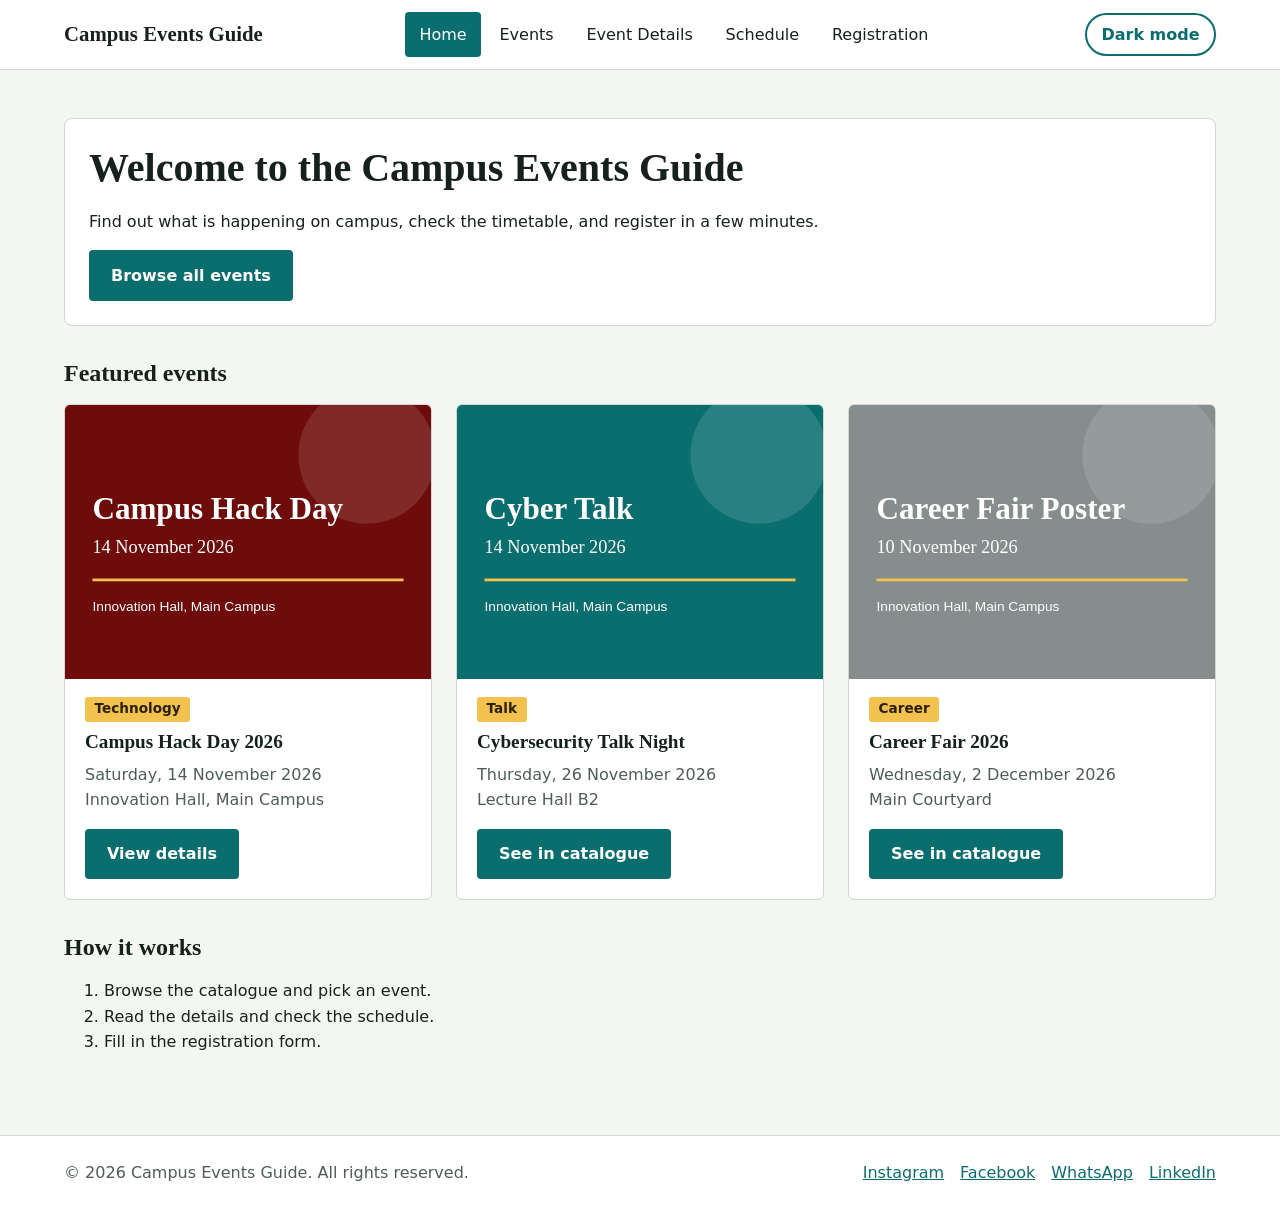
<file: index.html>
<!DOCTYPE html>
<html lang="en">
<head>
    <meta charset="UTF-8">
    <meta name="viewport" content="width=device-width, initial-scale=1.0">
    <title>Home | Campus Events Guide</title>
    <link rel="stylesheet" href="style.css">
</head>
<body>
    <input type="checkbox" id="theme-toggle" class="theme-toggle">
    <header>
        <p class="site-name"><a href="index.html">Campus Events Guide</a></p>
        <nav aria-label="Main">
            <ul>
                <li><a aria-current="page" href="index.html">Home</a></li>
                <li><a href="events.html">Events</a></li>
                <li><a href="event-details.html">Event Details</a></li>
                <li><a href="schedule.html">Schedule</a></li>
                <li><a href="registration.html">Registration</a></li>
            </ul>
        </nav>
        <label for="theme-toggle" class="theme-label">Dark mode</label>
    </header>
        <main>
        <section class="hero">
            <h1>Welcome to the Campus Events Guide</h1>
            <p>Find out what is happening on campus, check the timetable, and register in a few minutes.</p>
            <a class="btn" href="events.html">Browse all events</a>
        </section>

        <section aria-labelledby="featured-heading">
            <h2 id="featured-heading">Featured events</h2>
            <div class="card-grid">
                <article class="card">
                    <img src="assets/images/hack-day-poster.svg" alt="Poster for Campus Hack Day 2026 showing the date and venue on a teal background">
                    <div class="card-body">
                        <p class="tag">Technology</p>
                        <h3><a href="event-details.html">Campus Hack Day 2026</a></h3>
                        <ul class="event-meta">
                            <li><time datetime="2026-11-14">Saturday, 14 November 2026</time></li>
                            <li>Innovation Hall, Main Campus</li>
                        </ul>
                        <a class="btn" href="event-details.html">View details</a>
                    </div>
                </article>

                <article class="card">
                    <img src="assets/images/cyber-talk-poster.svg" alt="Poster for Cybersecurity Talk Night on a teal background">
                    <div class="card-body">
                        <p class="tag">Talk</p>
                        <h3><a href="events.html#cyber-talk">Cybersecurity Talk Night</a></h3>
                        <ul class="event-meta">
                            <li><time datetime="2026-11-26">Thursday, 26 November 2026</time></li>
                            <li>Lecture Hall B2</li>
                        </ul>
                        <a class="btn" href="events.html#cyber-talk">See in catalogue</a>
                    </div>
                </article>

                <article class="card">
                    <img src="assets/images/career-fair-poster.svg" alt="Poster for Career Fair 2026 on a teal background">
                    <div class="card-body">
                        <p class="tag">Career</p>
                        <h3><a href="events.html#career-fair">Career Fair 2026</a></h3>
                        <ul class="event-meta">
                            <li><time datetime="2026-12-02">Wednesday, 2 December 2026</time></li>
                            <li>Main Courtyard</li>
                        </ul>
                        <a class="btn" href="events.html#career-fair">See in catalogue</a>
                    </div>
                </article>
            </div>
        </section>

        <section aria-labelledby="how-heading">
            <h2 id="how-heading">How it works</h2>
            <ol>
                <li>Browse the catalogue and pick an event.</li>
                <li>Read the details and check the schedule.</li>
                <li>Fill in the registration form.</li>
            </ol>
        </section>
    </main>

    <footer>
        <p>&copy; 2026 Campus Events Guide. All rights reserved.</p>
        <ul>
            <li><a target="_blank" rel="noopener noreferrer" href="https://www.instagram.com">Instagram</a></li>
            <li><a target="_blank" rel="noopener noreferrer" href="https://www.facebook.com">Facebook</a></li>
            <li><a target="_blank" rel="noopener noreferrer" href="https://www.whatsapp.com">WhatsApp</a></li>
            <li><a target="_blank" rel="noopener noreferrer" href="https://www.linkedin.com">LinkedIn</a></li>
        </ul>
    </footer>
</body>
</html>
</file>
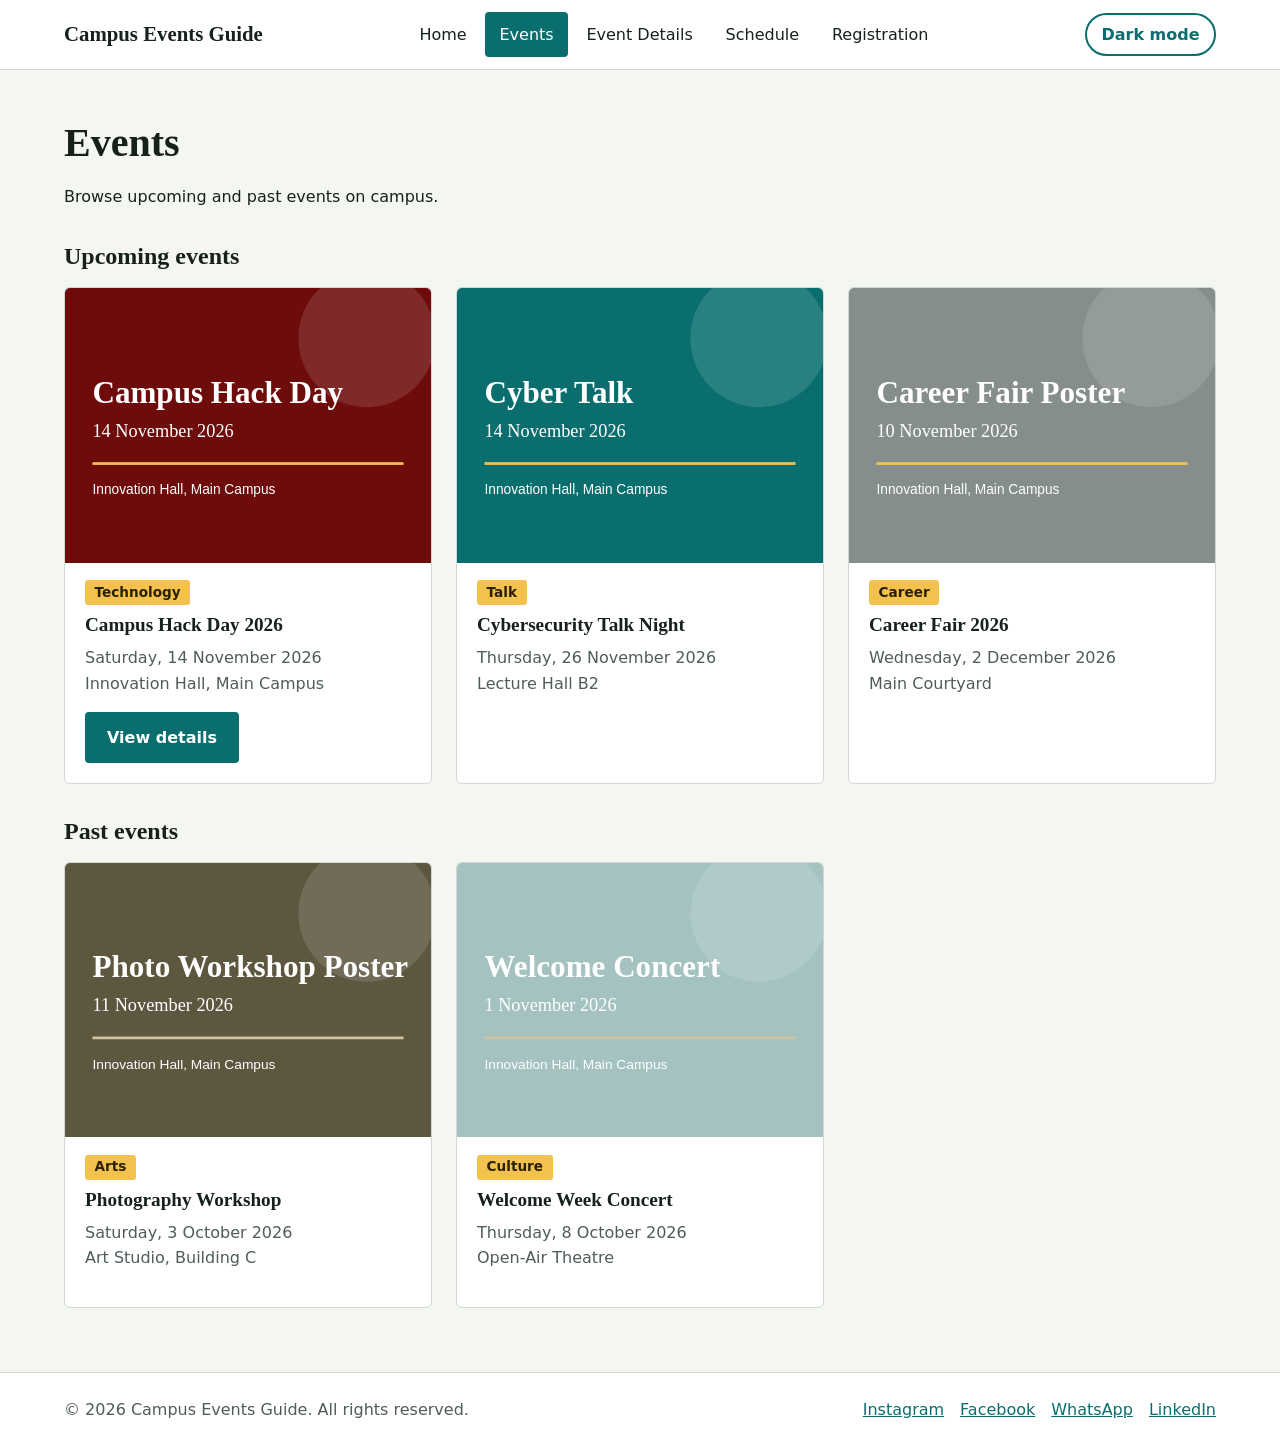
<file: events.html>
<!DOCTYPE html>
<html lang="en">
<head>
    <meta charset="UTF-8">
    <meta name="viewport" content="width=device-width, initial-scale=1.0">
    <title>Events | Campus Events Guide</title>
    <link rel="stylesheet" href="style.css">
</head>
<body>
    <input type="checkbox" id="theme-toggle" class="theme-toggle">
    <header>
        <p class="site-name"><a href="index.html">Campus Events Guide</a></p>
        <nav aria-label="Main">
            <ul>
                <li><a href="index.html">Home</a></li>
                <li><a aria-current="page" href="events.html">Events</a></li>
                <li><a href="event-details.html">Event Details</a></li>
                <li><a href="schedule.html">Schedule</a></li>
                <li><a href="registration.html">Registration</a></li>
            </ul>
        </nav>
        <label for="theme-toggle" class="theme-label">Dark mode</label>
    </header>
    <main>
        <h1>Events</h1>
        <p>Browse upcoming and past events on campus.</p>

        <section aria-labelledby="upcoming-heading">
            <h2 id="upcoming-heading">Upcoming events</h2>
            <div class="card-grid">
                <article class="card" id="hack-day">
                    <img src="assets/images/hack-day-poster.svg" alt="Poster for Campus Hack Day 2026 showing the date and venue on a teal background">
                    <div class="card-body">
                        <p class="tag">Technology</p>
                        <h3><a href="event-details.html">Campus Hack Day 2026</a></h3>
                        <ul class="event-meta">
                            <li><time datetime="2026-11-14">Saturday, 14 November 2026</time></li>
                            <li>Innovation Hall, Main Campus</li>
                        </ul>
                        <a class="btn" href="event-details.html">View details</a>
                    </div>
                </article>

                <article class="card" id="cyber-talk">
                    <img src="assets/images/cyber-talk-poster.svg" alt="Poster for Cybersecurity Talk Night on a teal background">
                    <div class="card-body">
                        <p class="tag">Talk</p>
                        <h3>Cybersecurity Talk Night</h3>
                        <ul class="event-meta">
                            <li><time datetime="2026-11-26">Thursday, 26 November 2026</time></li>
                            <li>Lecture Hall B2</li>
                        </ul>
                    </div>
                </article>

                <article class="card" id="career-fair">
                    <img src="assets/images/career-fair-poster.svg" alt="Poster for Career Fair 2026 on a teal background">
                    <div class="card-body">
                        <p class="tag">Career</p>
                        <h3>Career Fair 2026</h3>
                        <ul class="event-meta">
                            <li><time datetime="2026-12-02">Wednesday, 2 December 2026</time></li>
                            <li>Main Courtyard</li>
                        </ul>
                    </div>
                </article>
            </div>
        </section>

        <section aria-labelledby="past-heading">
            <h2 id="past-heading">Past events</h2>
            <div class="card-grid">
                <article class="card past" id="photo-workshop">
                    <img src="assets/images/photo-workshop-poster.svg" alt="Poster for the Photography Workshop on a dark green background">
                    <div class="card-body">
                        <p class="tag">Arts</p>
                        <h3>Photography Workshop</h3>
                        <ul class="event-meta">
                            <li><time datetime="2026-10-03">Saturday, 3 October 2026</time></li>
                            <li>Art Studio, Building C</li>
                        </ul>
                    </div>
                </article>

                <article class="card past" id="welcome-concert">
                    <img src="assets/images/welcome-concert-poster.svg" alt="Poster for the Welcome Week Concert on a dark green background">
                    <div class="card-body">
                        <p class="tag">Culture</p>
                        <h3>Welcome Week Concert</h3>
                        <ul class="event-meta">
                            <li><time datetime="2026-10-08">Thursday, 8 October 2026</time></li>
                            <li>Open-Air Theatre</li>
                        </ul>
                    </div>
                </article>
            </div>
        </section>
    </main>

    <footer>
        <p>&copy; 2026 Campus Events Guide. All rights reserved.</p>
        <ul>
            <li><a target="_blank" rel="noopener noreferrer" href="https://www.instagram.com">Instagram</a></li>
            <li><a target="_blank" rel="noopener noreferrer" href="https://www.facebook.com">Facebook</a></li>
            <li><a target="_blank" rel="noopener noreferrer" href="https://www.whatsapp.com">WhatsApp</a></li>
            <li><a target="_blank" rel="noopener noreferrer" href="https://www.linkedin.com">LinkedIn</a></li>
        </ul>
    </footer>
</body>
</html>
</file>
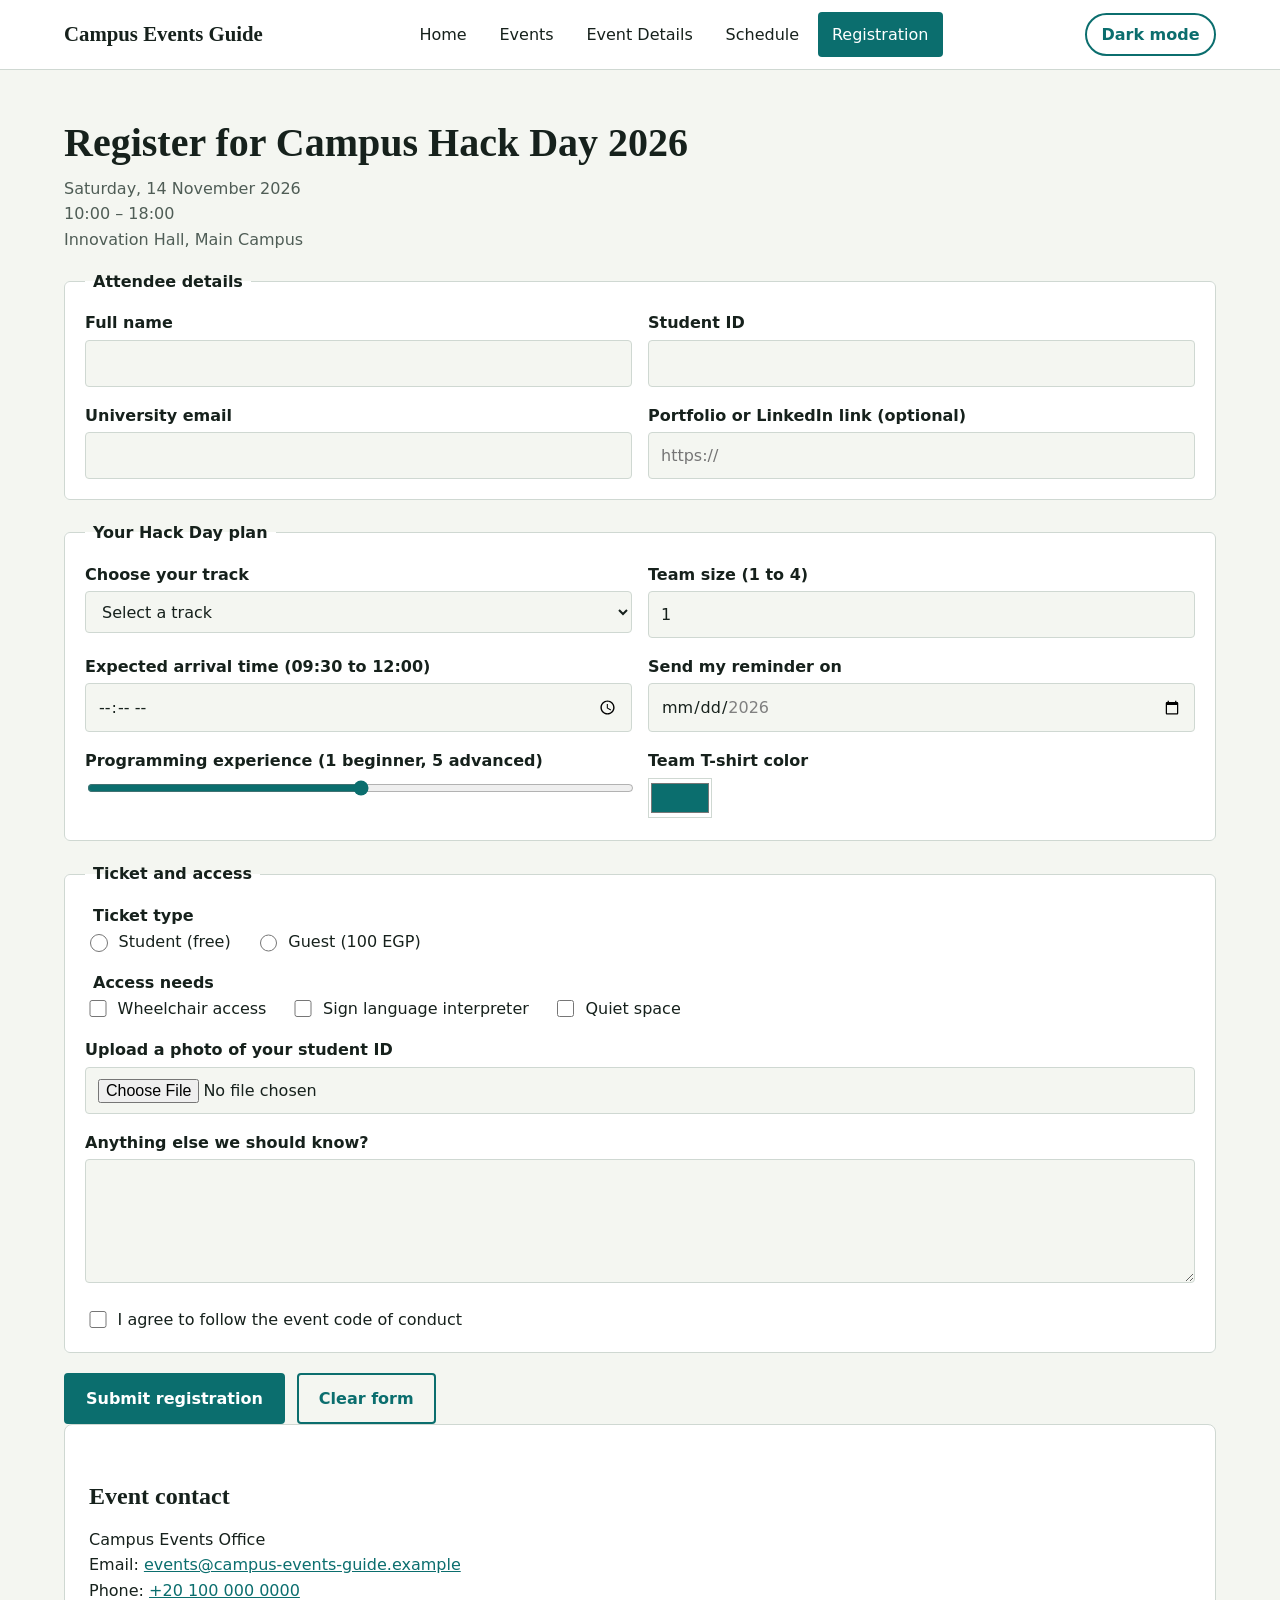
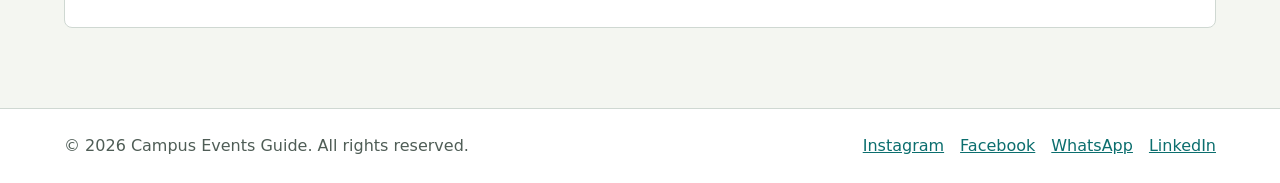
<file: registration.html>
<!DOCTYPE html>
<html lang="en">
<head>
    <meta charset="UTF-8">
    <meta name="viewport" content="width=device-width, initial-scale=1.0">
    <title>Registration | Campus Events Guide</title>
    <link rel="stylesheet" href="style.css">
</head>
<body>
    <input type="checkbox" id="theme-toggle" class="theme-toggle">
    <header>
        <p class="site-name"><a href="index.html">Campus Events Guide</a></p>
        <nav aria-label="Main">
            <ul>
                <li><a href="index.html">Home</a></li>
                <li><a href="events.html">Events</a></li>
                <li><a href="event-details.html">Event Details</a></li>
                <li><a href="schedule.html">Schedule</a></li>
                <li><a aria-current="page" href="registration.html">Registration</a></li>
            </ul>
        </nav>
        <label for="theme-toggle" class="theme-label">Dark mode</label>
    </header>
    <main>
        <h1>Register for Campus Hack Day 2026</h1>
        <ul class="event-meta">
            <li><time datetime="2026-11-14">Saturday, 14 November 2026</time></li>
            <li>10:00 – 18:00</li>
            <li>Innovation Hall, Main Campus</li>
        </ul>

        <form action="#" method="get">
            <fieldset>
                <legend>Attendee details</legend>
                <div>
                    <label for="full-name">Full name</label>
                    <input type="text" id="full-name" name="full_name" required minlength="3" maxlength="60" pattern="[A-Za-z\u0621-\u064A ]{3,60}" title="3 to 60 letters (English or Arabic) and spaces" autocomplete="name">
                </div>
                <div>
                    <label for="student-id">Student ID</label>
                    <input type="text" id="student-id" name="student_id" required maxlength="10" pattern="[0-9]{6,10}" inputmode="numeric" title="6 to 10 digits">
                </div>
                <div>
                    <label for="email">University email</label>
                    <input type="email" id="email" name="email" required maxlength="100" autocomplete="email">
                </div>
                <div>
                    <label for="portfolio">Portfolio or LinkedIn link (optional)</label>
                    <input type="url" id="portfolio" name="portfolio" placeholder="https://" maxlength="200">
                </div>
            </fieldset>

            <fieldset>
                <legend>Your Hack Day plan</legend>
                <div>
                    <label for="track">Choose your track</label>
                    <select id="track" name="track" required>
                        <option value="" disabled selected>Select a track</option>
                        <option value="ai">AI and data</option>
                        <option value="web">Web and mobile apps</option>
                        <option value="security">Cybersecurity challenges</option>
                        <option value="open">Open track</option>
                    </select>
                </div>
                <div>
                    <label for="team-size">Team size (1 to 4)</label>
                    <input type="number" id="team-size" name="team_size" min="1" max="4" value="1" required>
                </div>
                <div>
                    <label for="arrival-time">Expected arrival time (09:30 to 12:00)</label>
                    <input type="time" id="arrival-time" name="arrival_time" min="09:30" max="12:00" required>
                </div>
                <div>
                    <label for="reminder-date">Send my reminder on</label>
                    <input type="date" id="reminder-date" name="reminder_date" min="2026-10-21" max="2026-11-13">
                </div>
                <div>
                    <label for="experience">Programming experience (1 beginner, 5 advanced)</label>
                    <input type="range" id="experience" name="experience" min="1" max="5" value="3">
                </div>
                <div>
                    <label for="shirt-color">Team T-shirt color</label>
                    <input type="color" id="shirt-color" name="shirt_color" value="#0b6e6e">
                </div>
            </fieldset>

            <fieldset>
                <legend>Ticket and access</legend>
                <fieldset class="choice-group full">
                    <legend>Ticket type</legend>
                    <label class="choice"><input type="radio" name="ticket" value="student" required> Student (free)</label>
                    <label class="choice"><input type="radio" name="ticket" value="guest"> Guest (100 EGP)</label>
                </fieldset>
                <fieldset class="choice-group full">
                    <legend>Access needs</legend>
                    <label class="choice"><input type="checkbox" name="access" value="wheelchair"> Wheelchair access</label>
                    <label class="choice"><input type="checkbox" name="access" value="sign-language"> Sign language interpreter</label>
                    <label class="choice"><input type="checkbox" name="access" value="quiet-space"> Quiet space</label>
                </fieldset>
                <div class="full">
                    <label for="id-photo">Upload a photo of your student ID</label>
                    <input type="file" id="id-photo" name="id_photo" accept="image/*,.pdf" required>
                </div>
                <div class="full">
                    <label for="notes">Anything else we should know?</label>
                    <textarea id="notes" name="notes" rows="4" maxlength="300"></textarea>
                </div>
                <label class="choice full">
                    <input type="checkbox" name="conduct" required> I agree to follow the event code of conduct
                </label>
            </fieldset>

            <div class="form-actions">
                <button type="submit" class="btn">Submit registration</button>
                <button type="reset" class="btn btn-secondary">Clear form</button>
            </div>
        </form>

        <section class="panel" aria-labelledby="contact-heading">
            <h2 id="contact-heading">Event contact</h2>
            <address>
                Campus Events Office<br>
                Email: <a href="mailto:events@campus-events-guide.example">events@campus-events-guide.example</a><br>
                Phone: <a href="tel:+201000000000">+20 100 000 0000</a>
            </address>
        </section>
    </main>
    <footer>
        <p>&copy; 2026 Campus Events Guide. All rights reserved.</p>
        <ul>
            <li><a target="_blank" rel="noopener noreferrer" href="https://www.instagram.com">Instagram</a></li>
            <li><a target="_blank" rel="noopener noreferrer" href="https://www.facebook.com">Facebook</a></li>
            <li><a target="_blank" rel="noopener noreferrer" href="https://www.whatsapp.com">WhatsApp</a></li>
            <li><a target="_blank" rel="noopener noreferrer" href="https://www.linkedin.com">LinkedIn</a></li>
        </ul>
    </footer>
</body>
</html>
</file>
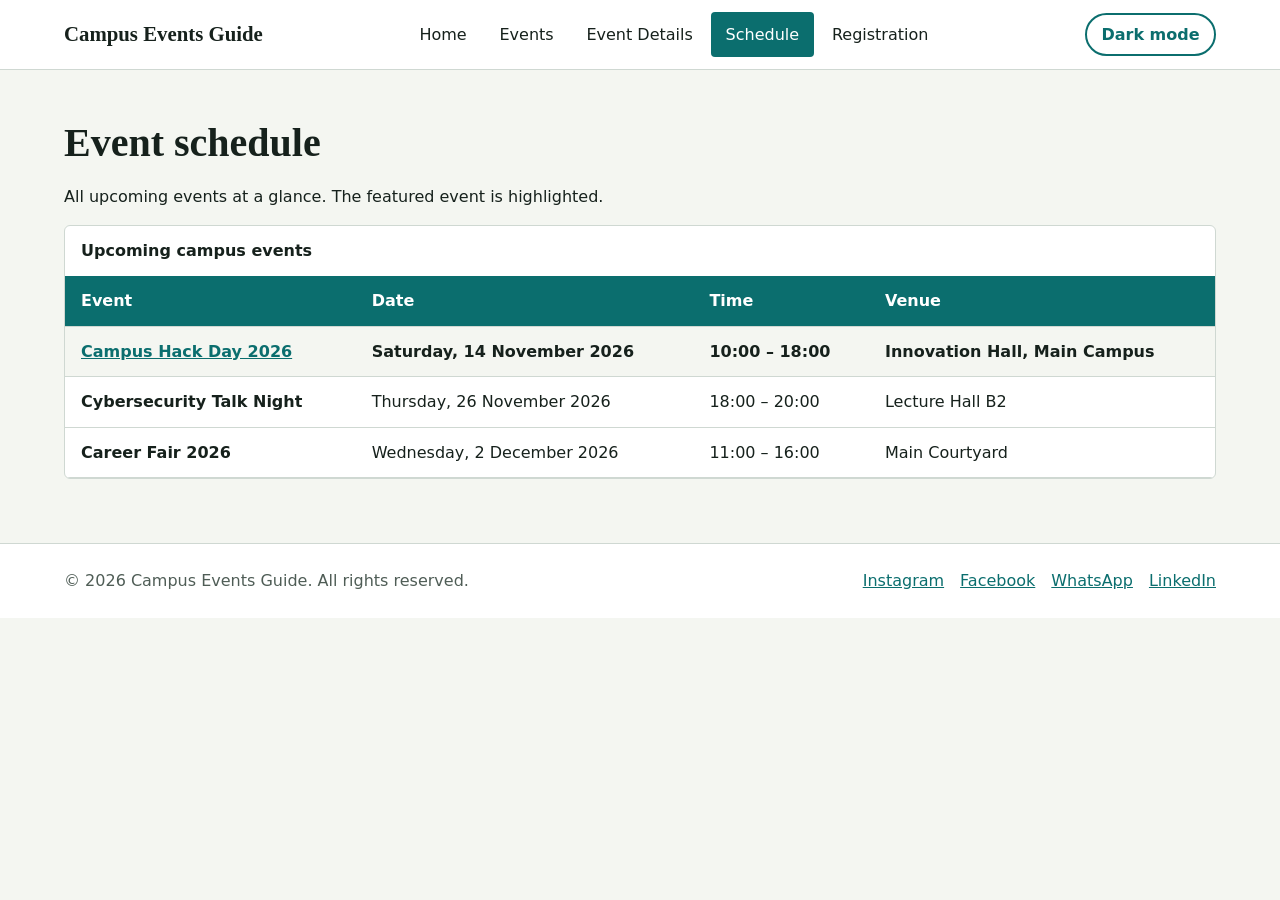
<file: schedule.html>
<!DOCTYPE html>
<html lang="en">
<head>
    <meta charset="UTF-8">
    <meta name="viewport" content="width=device-width, initial-scale=1.0">
    <title>Schedule | Campus Events Guide</title>
    <link rel="stylesheet" href="style.css">
</head>
<body>
    <input type="checkbox" id="theme-toggle" class="theme-toggle">
    <header>
        <p class="site-name"><a href="index.html">Campus Events Guide</a></p>
        <nav aria-label="Main">
            <ul>
                <li><a href="index.html">Home</a></li>
                <li><a href="events.html">Events</a></li>
                <li><a href="event-details.html">Event Details</a></li>
                <li><a aria-current="page" href="schedule.html">Schedule</a></li>
                <li><a href="registration.html">Registration</a></li>
            </ul>
        </nav>
        <label for="theme-toggle" class="theme-label">Dark mode</label>
    </header>
    <main>
        <h1>Event schedule</h1>
        <p>All upcoming events at a glance. The featured event is highlighted.</p>

        <div class="table-wrap">
            <table>
                <caption>Upcoming campus events</caption>
                <thead>
                    <tr>
                        <th scope="col">Event</th>
                        <th scope="col">Date</th>
                        <th scope="col">Time</th>
                        <th scope="col">Venue</th>
                    </tr>
                </thead>
                <tbody>
                    <tr class="featured-row">
                        <th scope="row"><a href="event-details.html">Campus Hack Day 2026</a></th>
                        <td><time datetime="2026-11-14">Saturday, 14 November 2026</time></td>
                        <td>10:00 – 18:00</td>
                        <td>Innovation Hall, Main Campus</td>
                    </tr>
                    <tr>
                        <th scope="row">Cybersecurity Talk Night</th>
                        <td><time datetime="2026-11-26">Thursday, 26 November 2026</time></td>
                        <td>18:00 – 20:00</td>
                        <td>Lecture Hall B2</td>
                    </tr>
                    <tr>
                        <th scope="row">Career Fair 2026</th>
                        <td><time datetime="2026-12-02">Wednesday, 2 December 2026</time></td>
                        <td>11:00 – 16:00</td>
                        <td>Main Courtyard</td>
                    </tr>
                </tbody>
            </table>
        </div>
    </main>

    <footer>
        <p>&copy; 2026 Campus Events Guide. All rights reserved.</p>
        <ul>
            <li><a target="_blank" rel="noopener noreferrer" href="https://www.instagram.com">Instagram</a></li>
            <li><a target="_blank" rel="noopener noreferrer" href="https://www.facebook.com">Facebook</a></li>
            <li><a target="_blank" rel="noopener noreferrer" href="https://www.whatsapp.com">WhatsApp</a></li>
            <li><a target="_blank" rel="noopener noreferrer" href="https://www.linkedin.com">LinkedIn</a></li>
        </ul>
    </footer>
</body>
</html>
</file>
<file: style.css>
/* ===== 1. Colour palette: every colour comes from a variable ===== */
:root {
    --bg: #f4f6f1;
    --surface: #ffffff;
    --text: #16211c;
    --muted: #4f5d56;
    --accent: #0b6e6e;
    --on-accent: #ffffff;
    --highlight: #f2c14e;
    --on-highlight: #2b2000;
    --border: #cfd8d2;
    --error: #b3261e;
    /* side padding that keeps content max 72rem wide and centred */
    --page-pad: max(1rem, calc((100% - 72rem) / 2));
    color-scheme: light;
}

/* ===== 2. Dark mode, CSS only =====
   The hidden checkbox #theme-toggle sits at the top of <body>.
   When it is checked, :has() matches the <html> element and we
   redefine the same variables with dark values. Nothing else changes,
   because every rule below reads these variables. The state is not
   remembered when you open another page (no JavaScript, no storage). */
:root:has(#theme-toggle:checked) {
    --bg: #0e1815;
    --surface: #17261f;
    --text: #e9f1ec;
    --muted: #a7b8af;
    --accent: #5fd0c4;
    --on-accent: #0e1815;
    --border: #2b4136;
    --error: #ff8a80;
    color-scheme: dark;
}

/* ===== 3. Base styles ===== */
*, *::before, *::after {
    box-sizing: border-box;
}

body {
    margin: 0;
    font-family: "Segoe UI", system-ui, sans-serif;
    line-height: 1.6;
    background: var(--bg);
    color: var(--text);
}

h1, h2, h3, .site-name {
    font-family: Georgia, "Times New Roman", serif;
    line-height: 1.25;
}

h1 { margin: 0 0 .5rem; font-size: clamp(1.75rem, 5vw, 2.5rem); }
h2 { margin: 2rem 0 1rem; font-size: 1.5rem; }
h3 { font-size: 1.2rem; }

img, video {
    display: block;
    max-width: 100%;
    height: auto;
}

a {
    color: var(--accent);
    transition: color .2s ease;
}

:focus-visible {
    outline: 3px solid var(--accent);
    outline-offset: 2px;
}

/* the checkbox must stay focusable, so it is only made invisible */
.theme-toggle {
    position: absolute;
    opacity: 0;
    width: 1px;
    height: 1px;
}

/* ===== 4. Page shell with Flexbox ===== */
header, main, footer {
    padding-inline: var(--page-pad);
}

header {
    display: flex;
    flex-wrap: wrap;
    align-items: center;
    justify-content: space-between;
    gap: .75rem 1rem;
    padding-block: .75rem;
    background: var(--surface);
    border-bottom: 1px solid var(--border);
}

.site-name { margin: 0; font-size: 1.3rem; font-weight: 700; }
.site-name a { color: var(--text); text-decoration: none; }

/* Responsive navigation: on phones and tablets the nav drops to its own
   full-width row under the logo; links wrap if they do not fit.
   The wide-screen version is in the media query at the end. */
nav {
    order: 3;
    flex-basis: 100%;
}

nav ul {
    display: flex;
    flex-wrap: wrap;
    gap: .25rem;
    margin: 0;
    padding: 0;
    list-style: none;
}

/* complex selector: element + element + element + pseudo-class */
nav ul li a:hover,
nav ul li a[aria-current="page"] {
    background: var(--accent);
    color: var(--on-accent);
}

nav ul li a {
    display: block;
    padding: .6rem .9rem;
    border-radius: 4px;
    color: var(--text);
    text-decoration: none;
    transition: background-color .2s ease, color .2s ease;
}

.theme-label {
    margin: 0;
    padding: .4rem .9rem;
    border: 2px solid var(--accent);
    border-radius: 999px;
    color: var(--accent);
    font-weight: 700;
    cursor: pointer;
    transition: background-color .2s ease, color .2s ease;
}

.theme-label:hover,
:root:has(#theme-toggle:checked) .theme-label {
    background: var(--accent);
    color: var(--on-accent);
}

/* show keyboard focus on the label when the hidden checkbox has focus */
:root:has(#theme-toggle:focus-visible) .theme-label {
    outline: 3px solid var(--accent);
    outline-offset: 3px;
}

main { padding-block: 2rem 3rem; }

footer {
    display: flex;
    flex-wrap: wrap;
    align-items: center;
    justify-content: space-between;
    gap: 1rem;
    padding-block: 1.5rem;
    background: var(--surface);
    border-top: 1px solid var(--border);
    color: var(--muted);
}

footer p { margin: 0; }

footer ul {
    display: flex;
    flex-wrap: wrap;
    gap: 1rem;
    margin: 0;
    padding: 0;
    list-style: none;
}

/* ===== 5. Buttons, cards and panels ===== */
.btn {
    display: inline-block;
    padding: .65rem 1.25rem;
    border: 2px solid var(--accent);
    border-radius: 4px;
    background: var(--accent);
    color: var(--on-accent);
    font: inherit;
    font-weight: 700;
    text-decoration: none;
    cursor: pointer;
    transition: background-color .2s ease, color .2s ease;
}

.btn:hover {
    background: transparent;
    color: var(--accent);
}

.btn-secondary {
    background: transparent;
    color: var(--accent);
}

.btn-secondary:hover {
    background: var(--accent);
    color: var(--on-accent);
}

.hero,
.panel {
    margin-bottom: 1rem;
    padding: 1.5rem;
    background: var(--surface);
    border: 1px solid var(--border);
    border-radius: 8px;
}

/* Grid: one column on phones, more columns in the media queries */
.card-grid {
    display: grid;
    grid-template-columns: minmax(0, 1fr);
    gap: 1.5rem;
}

.card {
    overflow: hidden;
    background: var(--surface);
    border: 1px solid var(--border);
    border-radius: 6px;
    transition: transform .2s ease, box-shadow .2s ease;
}

.card:hover {
    transform: translateY(-4px);
    box-shadow: 0 8px 20px rgb(0 0 0 / .18);
}

.card img {
    width: 100%;
    aspect-ratio: 4 / 3;
    object-fit: cover;
}

.card.past img { filter: grayscale(.7); }

.card-body { padding: 1rem 1.25rem 1.25rem; }
.card h3 { margin: .5rem 0; }
.card h3 a { color: var(--text); text-decoration: none; }
.card:hover h3 a { color: var(--accent); }

.tag {
    display: inline-block;
    margin: 0;
    padding: .1rem .6rem;
    border-radius: 3px;
    background: var(--highlight);
    color: var(--on-highlight);
    font-size: .85rem;
    font-weight: 700;
}

.event-meta {
    margin: 0 0 1rem;
    padding: 0;
    list-style: none;
    color: var(--muted);
}

.event-overview {
    display: grid;
    grid-template-columns: minmax(0, 1fr);
    gap: 1.5rem;
}

.event-overview img { width: 100%; border-radius: 6px; }

.agenda { padding-left: 1.25rem; }
.agenda li { margin-bottom: .4rem; }
.agenda time { font-weight: 700; }

dl {
    display: grid;
    grid-template-columns: max-content minmax(0, 1fr);
    gap: .5rem 1.5rem;
}

dt { font-weight: 700; }
dd { margin: 0; }

video {
    width: 100%;
    border-radius: 6px;
    background: #000;
}

address { font-style: normal; }

/* ===== 6. Table ===== */
.table-wrap {
    overflow-x: auto;
    background: var(--surface);
    border: 1px solid var(--border);
    border-radius: 6px;
}

table {
    width: 100%;
    min-width: 36rem;
    border-collapse: collapse;
}

caption {
    padding: .75rem 1rem;
    text-align: left;
    font-weight: 700;
}

th, td {
    padding: .75rem 1rem;
    text-align: left;
    border-bottom: 1px solid var(--border);
}

thead th {
    background: var(--accent);
    color: var(--on-accent);
}

tbody tr { transition: background-color .2s ease; }
tbody tr:hover { background: var(--bg); }
tr.featured-row { background: var(--bg); font-weight: 700; }

/* ===== 7. Forms ===== */
form { display: grid; gap: 1.25rem; }

fieldset {
    display: grid;
    grid-template-columns: minmax(0, 1fr);
    gap: 1rem;
    margin: 0;
    padding: 1rem 1.25rem 1.25rem;
    background: var(--surface);
    border: 1px solid var(--border);
    border-radius: 6px;
}

legend { padding-inline: .5rem; font-weight: 700; }

form label {
    display: block;
    margin-bottom: .25rem;
    font-weight: 600;
}

/* complex selector: every text-like control, not the special ones */
input:not([type="checkbox"]):not([type="radio"]):not([type="color"]):not([type="range"]),
select,
textarea {
    width: 100%;
    padding: .6rem .75rem;
    border: 1px solid var(--border);
    border-radius: 4px;
    background: var(--bg);
    color: var(--text);
    font: inherit;
    transition: border-color .2s ease;
}

:is(input, select, textarea):focus { border-color: var(--accent); }

/* shown only after the user has interacted with the field */
:is(input, select, textarea):user-invalid { border-color: var(--error); }

input[type="range"] { width: 100%; accent-color: var(--accent); }

input[type="color"] {
    width: 4rem;
    height: 2.5rem;
    padding: 0;
    border: 1px solid var(--border);
    background: transparent;
}

/* radio and checkbox groups use Flexbox */
.choice-group {
    display: flex;
    flex-wrap: wrap;
    gap: .5rem 1.5rem;
    padding: 0;
    border: 0;
    background: transparent;
}

.choice {
    display: flex;
    align-items: center;
    gap: .5rem;
    margin: 0;
    font-weight: 400;
}

.choice input {
    width: 1.1rem;
    height: 1.1rem;
    accent-color: var(--accent);
}

.form-actions {
    display: flex;
    flex-wrap: wrap;
    gap: .75rem;
}

/* ===== 8. Responsive layout (mobile-first) ===== */

/* tablet, about 768px and up */
@media (min-width: 48rem) {
    main { padding-block: 3rem 4rem; }

    .card-grid { grid-template-columns: repeat(2, minmax(0, 1fr)); }
    .event-overview { grid-template-columns: repeat(2, minmax(0, 1fr)); align-items: start; }

    fieldset { grid-template-columns: repeat(2, minmax(0, 1fr)); }
    legend, .full { grid-column: 1 / -1; }
}

/* wide screens: nav sits in the header row, 3 cards per row */
@media (min-width: 62rem) {
    nav { order: 0; flex-basis: auto; }
}

@media (min-width: 70rem) {
    .card-grid { grid-template-columns: repeat(3, minmax(0, 1fr)); }
}
</file>
